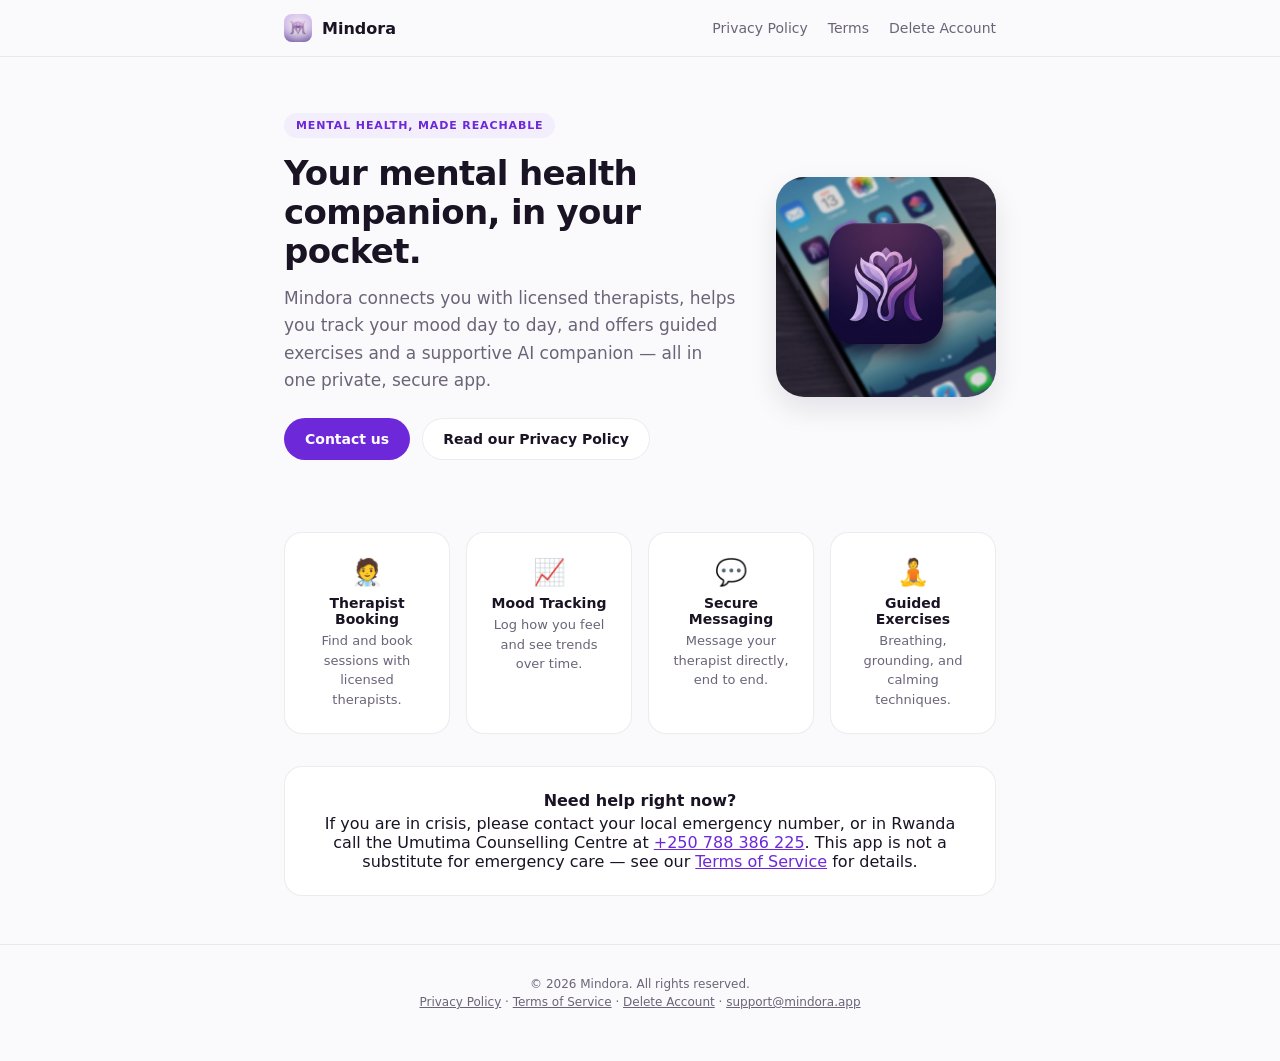
<file: index.html>
<!DOCTYPE html>
<html lang="en">
<head>
<meta charset="UTF-8">
<meta name="viewport" content="width=device-width, initial-scale=1">
<title>Mindora — Your Mental Health Companion</title>
<meta name="description" content="Mindora connects you with licensed therapists, helps you track your mood, and offers guided exercises and support — all in one private, secure app.">
<link rel="icon" type="image/png" href="assets/favicon-32.png">
<link rel="apple-touch-icon" href="assets/apple-touch-icon.png">
<link rel="stylesheet" href="assets/style.css">
</head>
<body>

<nav class="nav">
  <div class="nav-inner">
    <a class="brand" href="index.html"><img src="assets/logo-512.png" alt="Mindora"> Mindora</a>
    <div class="nav-links">
      <a href="privacy-policy.html">Privacy Policy</a>
      <a href="terms-of-service.html">Terms</a>
      <a href="delete-account.html">Delete Account</a>
    </div>
  </div>
</nav>

<main class="wrap">
  <section class="hero">
    <div class="hero-copy">
      <span class="eyebrow">Mental health, made reachable</span>
      <h1>Your mental health companion, in your pocket.</h1>
      <p class="lede">Mindora connects you with licensed therapists, helps you track your mood day to day, and offers guided exercises and a supportive AI companion — all in one private, secure app.</p>
      <div class="btn-row">
        <a class="btn btn-primary" href="mailto:support@mindora.app">Contact us</a>
        <a class="btn btn-secondary" href="privacy-policy.html">Read our Privacy Policy</a>
      </div>
    </div>
    <div class="hero-art">
      <img src="assets/hero-phone.png" alt="The Mindora app icon shown on a phone home screen">
    </div>
  </section>

  <section class="card-grid">
    <div class="card">
      <span class="icon">🧑‍⚕️</span>
      <h3>Therapist Booking</h3>
      <p>Find and book sessions with licensed therapists.</p>
    </div>
    <div class="card">
      <span class="icon">📈</span>
      <h3>Mood Tracking</h3>
      <p>Log how you feel and see trends over time.</p>
    </div>
    <div class="card">
      <span class="icon">💬</span>
      <h3>Secure Messaging</h3>
      <p>Message your therapist directly, end to end.</p>
    </div>
    <div class="card">
      <span class="icon">🧘</span>
      <h3>Guided Exercises</h3>
      <p>Breathing, grounding, and calming techniques.</p>
    </div>
  </section>

  <section class="card" style="text-align:center;">
    <p style="margin:0 0 4px; font-weight:600;">Need help right now?</p>
    <p class="muted" style="margin:0;">If you are in crisis, please contact your local emergency number, or in Rwanda call the Umutima Counselling Centre at <a href="tel:+250788386225">+250 788 386 225</a>. This app is not a substitute for emergency care — see our <a href="terms-of-service.html">Terms of Service</a> for details.</p>
  </section>
</main>

<footer>
  <p>© <span id="year"></span> Mindora. All rights reserved.</p>
  <p><a href="privacy-policy.html">Privacy Policy</a> · <a href="terms-of-service.html">Terms of Service</a> · <a href="delete-account.html">Delete Account</a> · <a href="mailto:support@mindora.app">support@mindora.app</a></p>
</footer>

<script>document.getElementById('year').textContent = new Date().getFullYear();</script>
</body>
</html>
</file>
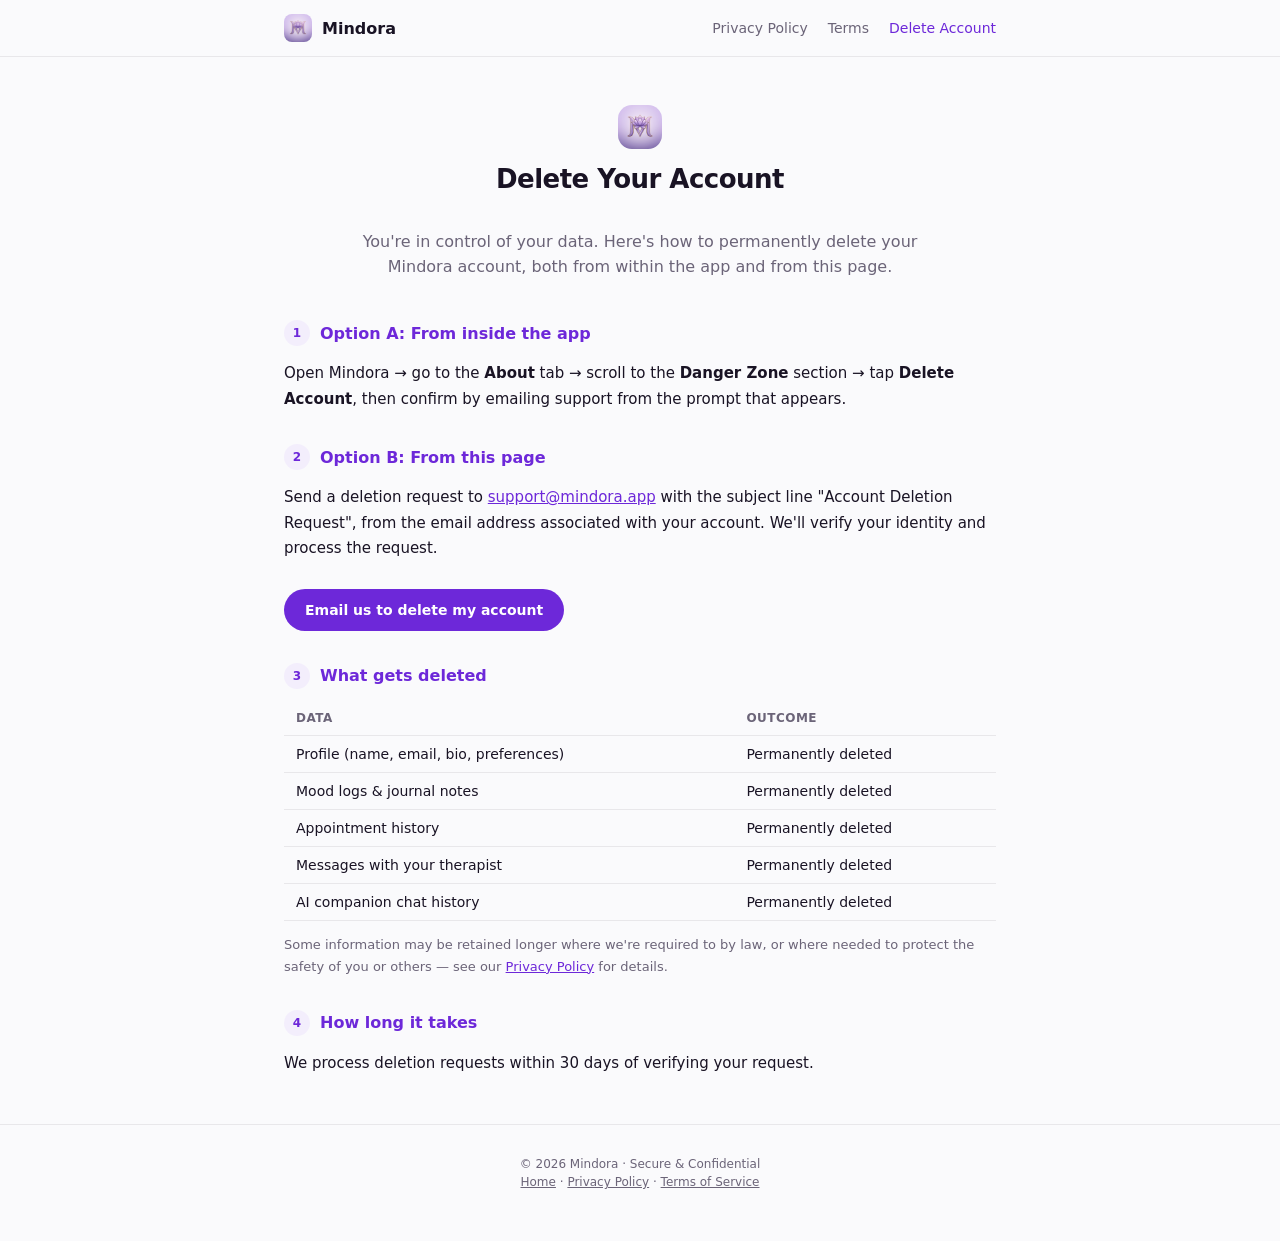
<file: delete-account.html>
<!DOCTYPE html>
<html lang="en">
<head>
<meta charset="UTF-8">
<meta name="viewport" content="width=device-width, initial-scale=1">
<title>Delete Your Account — Mindora</title>
<meta name="description" content="How to request deletion of your Mindora account and data.">
<link rel="icon" type="image/png" href="assets/favicon-32.png">
<link rel="apple-touch-icon" href="assets/apple-touch-icon.png">
<link rel="stylesheet" href="assets/style.css">
</head>
<body>

<nav class="nav">
  <div class="nav-inner">
    <a class="brand" href="index.html"><img src="assets/logo-512.png" alt="Mindora"> Mindora</a>
    <div class="nav-links">
      <a href="privacy-policy.html">Privacy Policy</a>
      <a href="terms-of-service.html">Terms</a>
      <a href="delete-account.html" class="active">Delete Account</a>
    </div>
  </div>
</nav>

<main class="wrap">
  <div class="doc-header">
    <img class="logo-badge" src="assets/logo-512.png" alt="">
    <h1>Delete Your Account</h1>
  </div>

  <p class="intro">You're in control of your data. Here's how to permanently delete your Mindora account, both from within the app and from this page.</p>

  <div class="section">
    <h2><span class="num">1</span> Option A: From inside the app</h2>
    <p>Open Mindora → go to the <strong>About</strong> tab → scroll to the <strong>Danger Zone</strong> section → tap <strong>Delete Account</strong>, then confirm by emailing support from the prompt that appears.</p>
  </div>

  <div class="section">
    <h2><span class="num">2</span> Option B: From this page</h2>
    <p>Send a deletion request to <a href="mailto:support@mindora.app?subject=Account%20Deletion%20Request">support@mindora.app</a> with the subject line "Account Deletion Request", from the email address associated with your account. We'll verify your identity and process the request.</p>
    <a class="btn btn-primary" href="mailto:support@mindora.app?subject=Account%20Deletion%20Request" style="margin-top:12px;">Email us to delete my account</a>
  </div>

  <div class="section">
    <h2><span class="num">3</span> What gets deleted</h2>
    <table class="simple">
      <thead><tr><th>Data</th><th>Outcome</th></tr></thead>
      <tbody>
        <tr><td>Profile (name, email, bio, preferences)</td><td>Permanently deleted</td></tr>
        <tr><td>Mood logs &amp; journal notes</td><td>Permanently deleted</td></tr>
        <tr><td>Appointment history</td><td>Permanently deleted</td></tr>
        <tr><td>Messages with your therapist</td><td>Permanently deleted</td></tr>
        <tr><td>AI companion chat history</td><td>Permanently deleted</td></tr>
      </tbody>
    </table>
    <p class="muted">Some information may be retained longer where we're required to by law, or where needed to protect the safety of you or others — see our <a href="privacy-policy.html">Privacy Policy</a> for details.</p>
  </div>

  <div class="section">
    <h2><span class="num">4</span> How long it takes</h2>
    <p>We process deletion requests within 30 days of verifying your request.</p>
  </div>
</main>

<footer>
  <p>© <span id="year"></span> Mindora · Secure &amp; Confidential</p>
  <p><a href="index.html">Home</a> · <a href="privacy-policy.html">Privacy Policy</a> · <a href="terms-of-service.html">Terms of Service</a></p>
</footer>

<script>document.getElementById('year').textContent = new Date().getFullYear();</script>
</body>
</html>
</file>
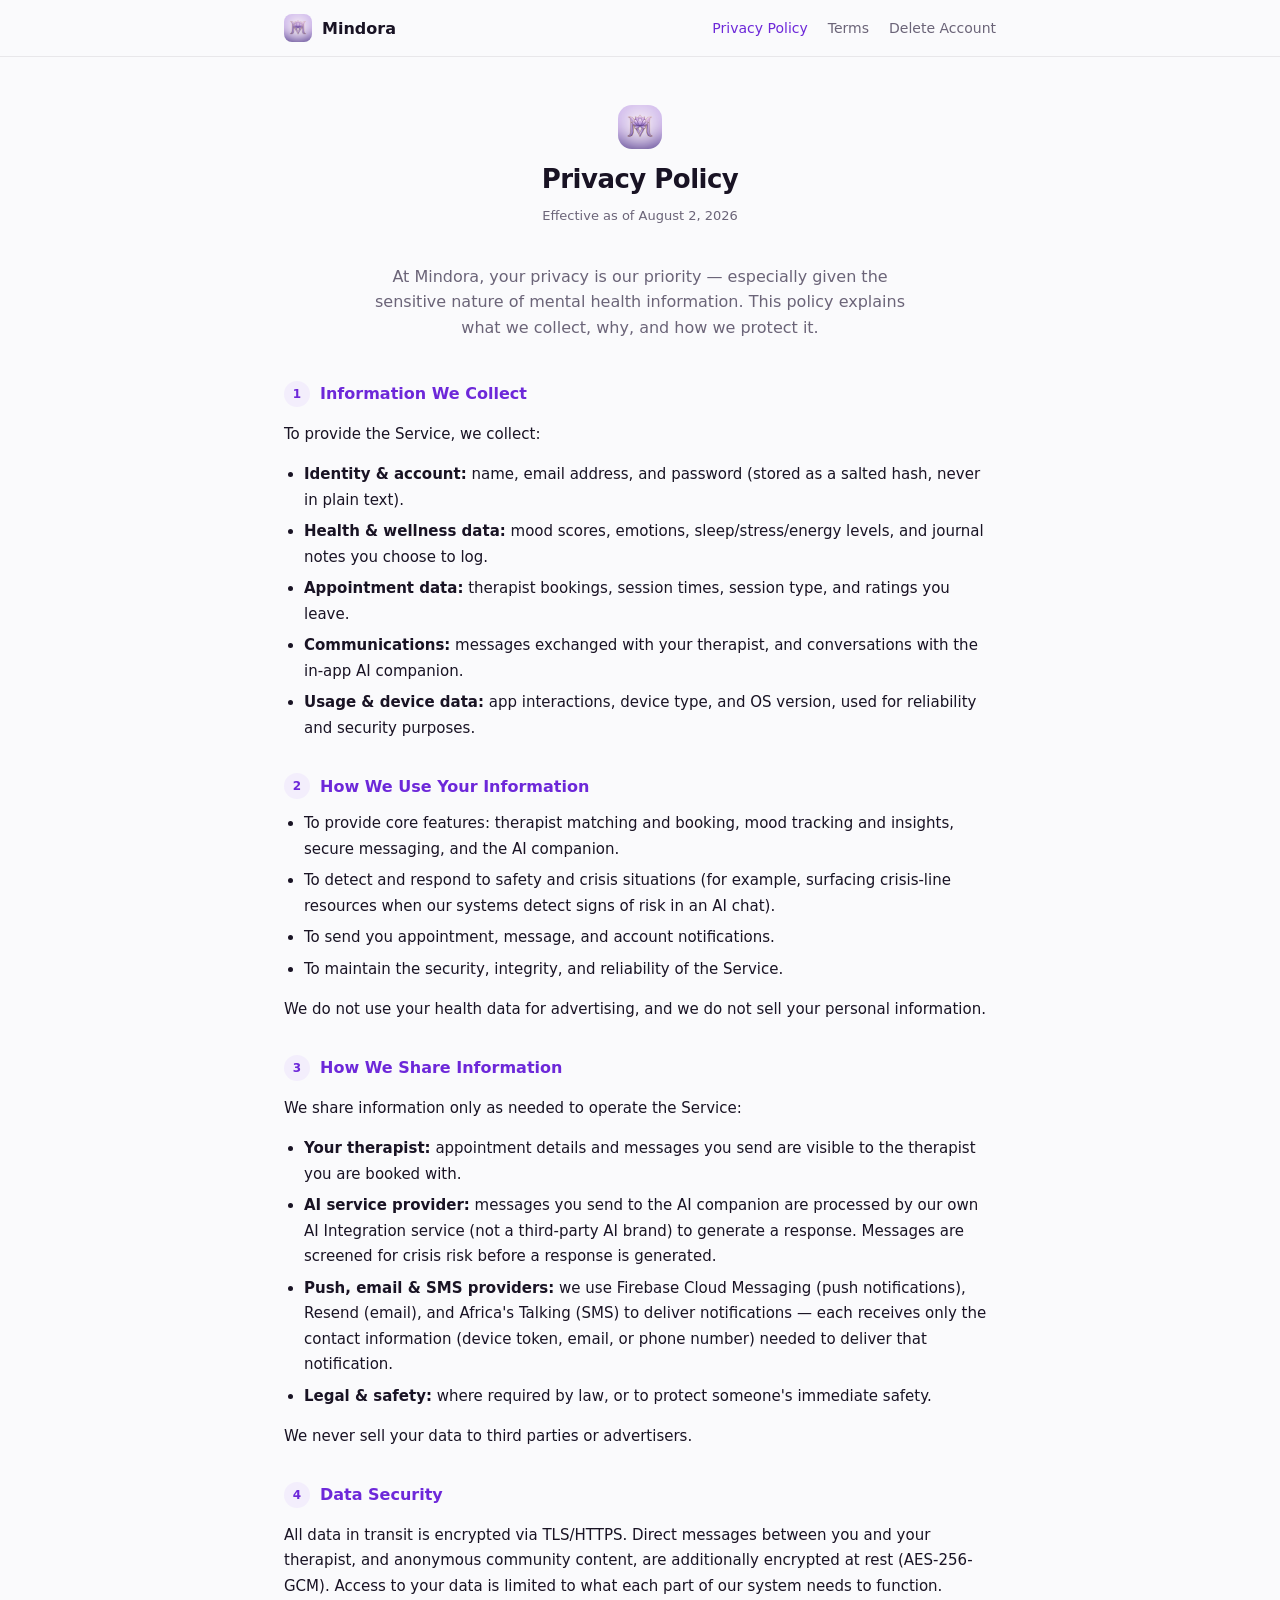
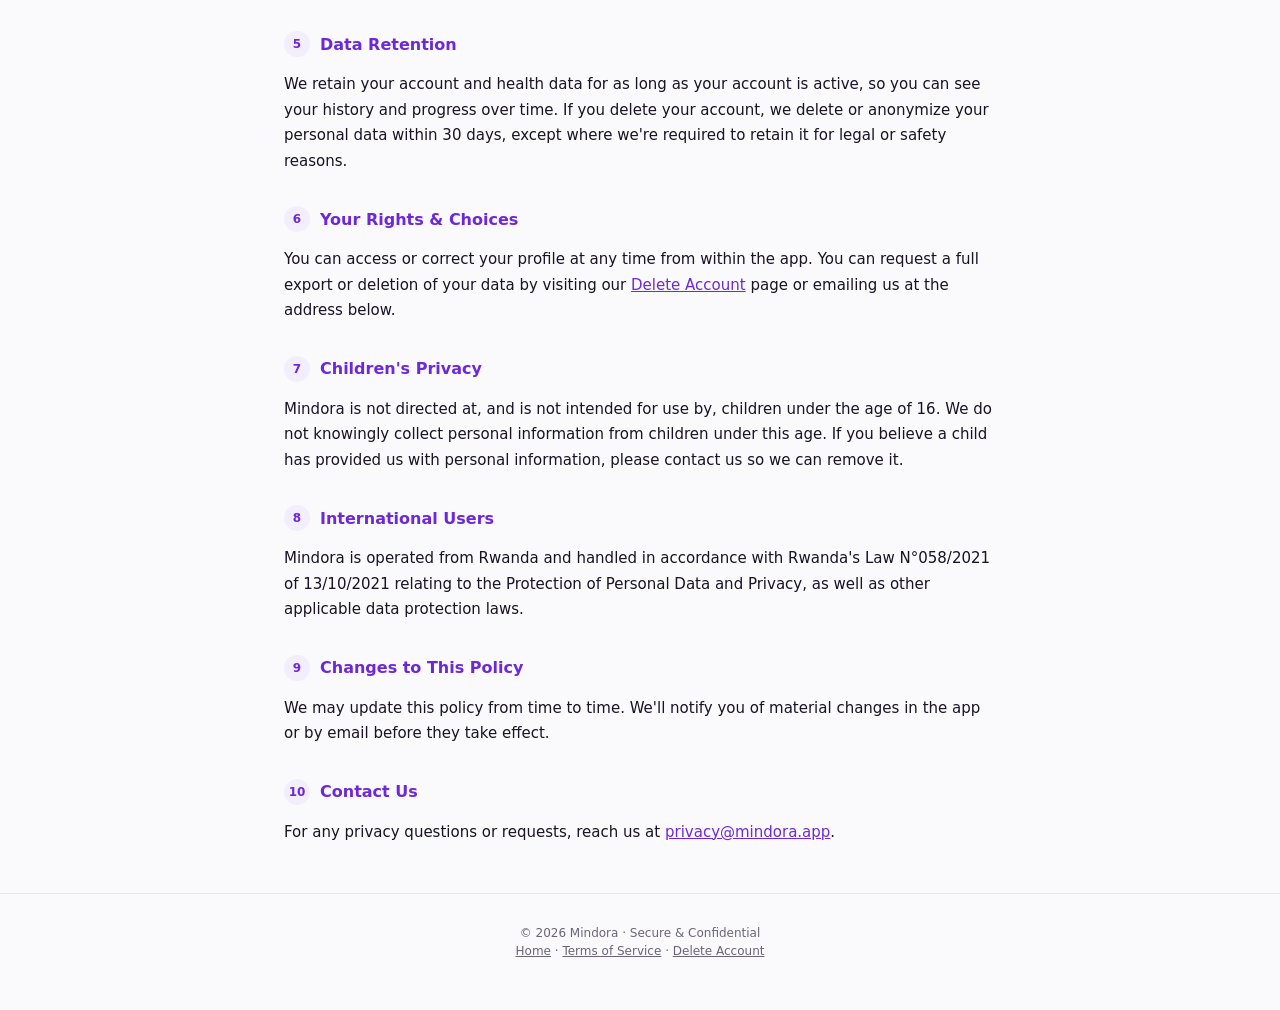
<file: privacy-policy.html>
<!DOCTYPE html>
<html lang="en">
<head>
<meta charset="UTF-8">
<meta name="viewport" content="width=device-width, initial-scale=1">
<title>Privacy Policy — Mindora</title>
<meta name="description" content="How Mindora collects, uses, and protects your personal and health information.">
<link rel="icon" type="image/png" href="assets/favicon-32.png">
<link rel="apple-touch-icon" href="assets/apple-touch-icon.png">
<link rel="stylesheet" href="assets/style.css">
<style>mark { background: var(--tint-soft); color: var(--tint); padding: 1px 6px; border-radius: 6px; font-style: normal; }</style>
</head>
<body>

<nav class="nav">
  <div class="nav-inner">
    <a class="brand" href="index.html"><img src="assets/logo-512.png" alt="Mindora"> Mindora</a>
    <div class="nav-links">
      <a href="privacy-policy.html" class="active">Privacy Policy</a>
      <a href="terms-of-service.html">Terms</a>
      <a href="delete-account.html">Delete Account</a>
    </div>
  </div>
</nav>

<main class="wrap">
  <div class="doc-header">
    <img class="logo-badge" src="assets/logo-512.png" alt="">
    <h1>Privacy Policy</h1>
    <p class="updated">Effective as of August 2, 2026</p>
  </div>

  <p class="intro">At Mindora, your privacy is our priority — especially given the sensitive nature of mental health information. This policy explains what we collect, why, and how we protect it.</p>

  <div class="section">
    <h2><span class="num">1</span> Information We Collect</h2>
    <p>To provide the Service, we collect:</p>
    <ul>
      <li><strong>Identity &amp; account:</strong> name, email address, and password (stored as a salted hash, never in plain text).</li>
      <li><strong>Health &amp; wellness data:</strong> mood scores, emotions, sleep/stress/energy levels, and journal notes you choose to log.</li>
      <li><strong>Appointment data:</strong> therapist bookings, session times, session type, and ratings you leave.</li>
      <li><strong>Communications:</strong> messages exchanged with your therapist, and conversations with the in-app AI companion.</li>
      <li><strong>Usage &amp; device data:</strong> app interactions, device type, and OS version, used for reliability and security purposes.</li>
    </ul>
  </div>

  <div class="section">
    <h2><span class="num">2</span> How We Use Your Information</h2>
    <ul>
      <li>To provide core features: therapist matching and booking, mood tracking and insights, secure messaging, and the AI companion.</li>
      <li>To detect and respond to safety and crisis situations (for example, surfacing crisis-line resources when our systems detect signs of risk in an AI chat).</li>
      <li>To send you appointment, message, and account notifications.</li>
      <li>To maintain the security, integrity, and reliability of the Service.</li>
    </ul>
    <p>We do not use your health data for advertising, and we do not sell your personal information.</p>
  </div>

  <div class="section">
    <h2><span class="num">3</span> How We Share Information</h2>
    <p>We share information only as needed to operate the Service:</p>
    <ul>
      <li><strong>Your therapist:</strong> appointment details and messages you send are visible to the therapist you are booked with.</li>
      <li><strong>AI service provider:</strong> messages you send to the AI companion are processed by our own AI Integration service (not a third-party AI brand) to generate a response. Messages are screened for crisis risk before a response is generated.</li>
      <li><strong>Push, email &amp; SMS providers:</strong> we use Firebase Cloud Messaging (push notifications), Resend (email), and Africa's Talking (SMS) to deliver notifications — each receives only the contact information (device token, email, or phone number) needed to deliver that notification.</li>
      <li><strong>Legal &amp; safety:</strong> where required by law, or to protect someone's immediate safety.</li>
    </ul>
    <p>We never sell your data to third parties or advertisers.</p>
  </div>

  <div class="section">
    <h2><span class="num">4</span> Data Security</h2>
    <p>All data in transit is encrypted via TLS/HTTPS. Direct messages between you and your therapist, and anonymous community content, are additionally encrypted at rest (AES-256-GCM). Access to your data is limited to what each part of our system needs to function.</p>
  </div>

  <div class="section">
    <h2><span class="num">5</span> Data Retention</h2>
    <p>We retain your account and health data for as long as your account is active, so you can see your history and progress over time. If you delete your account, we delete or anonymize your personal data within 30 days, except where we're required to retain it for legal or safety reasons.</p>
  </div>

  <div class="section">
    <h2><span class="num">6</span> Your Rights &amp; Choices</h2>
    <p>You can access or correct your profile at any time from within the app. You can request a full export or deletion of your data by visiting our <a href="delete-account.html">Delete Account</a> page or emailing us at the address below.</p>
  </div>

  <div class="section">
    <h2><span class="num">7</span> Children's Privacy</h2>
    <p>Mindora is not directed at, and is not intended for use by, children under the age of 16. We do not knowingly collect personal information from children under this age. If you believe a child has provided us with personal information, please contact us so we can remove it.</p>
  </div>

  <div class="section">
    <h2><span class="num">8</span> International Users</h2>
    <p>Mindora is operated from Rwanda and handled in accordance with Rwanda's Law N°058/2021 of 13/10/2021 relating to the Protection of Personal Data and Privacy, as well as other applicable data protection laws.</p>
  </div>

  <div class="section">
    <h2><span class="num">9</span> Changes to This Policy</h2>
    <p>We may update this policy from time to time. We'll notify you of material changes in the app or by email before they take effect.</p>
  </div>

  <div class="section">
    <h2><span class="num">10</span> Contact Us</h2>
    <p>For any privacy questions or requests, reach us at <a href="mailto:privacy@mindora.app">privacy@mindora.app</a>.</p>
  </div>
</main>

<footer>
  <p>© <span id="year"></span> Mindora · Secure &amp; Confidential</p>
  <p><a href="index.html">Home</a> · <a href="terms-of-service.html">Terms of Service</a> · <a href="delete-account.html">Delete Account</a></p>
</footer>

<script>document.getElementById('year').textContent = new Date().getFullYear();</script>
</body>
</html>
</file>
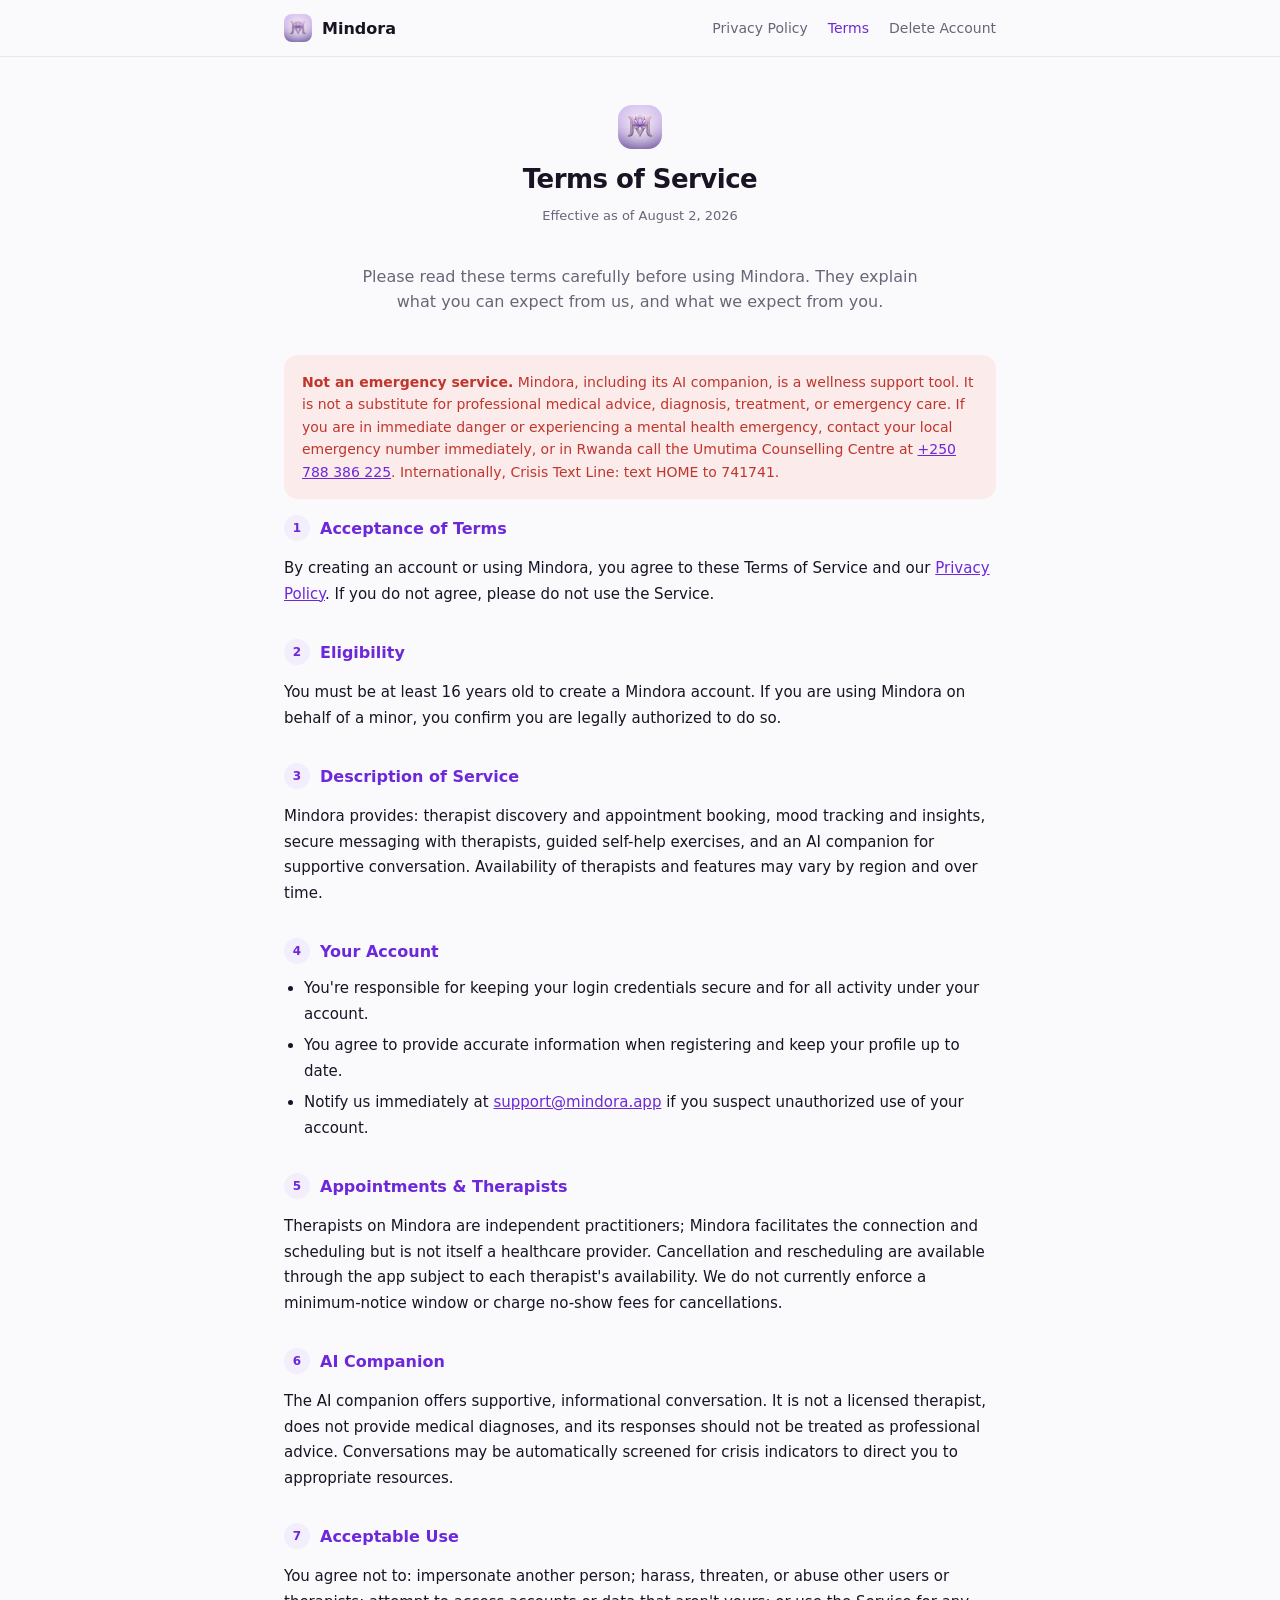
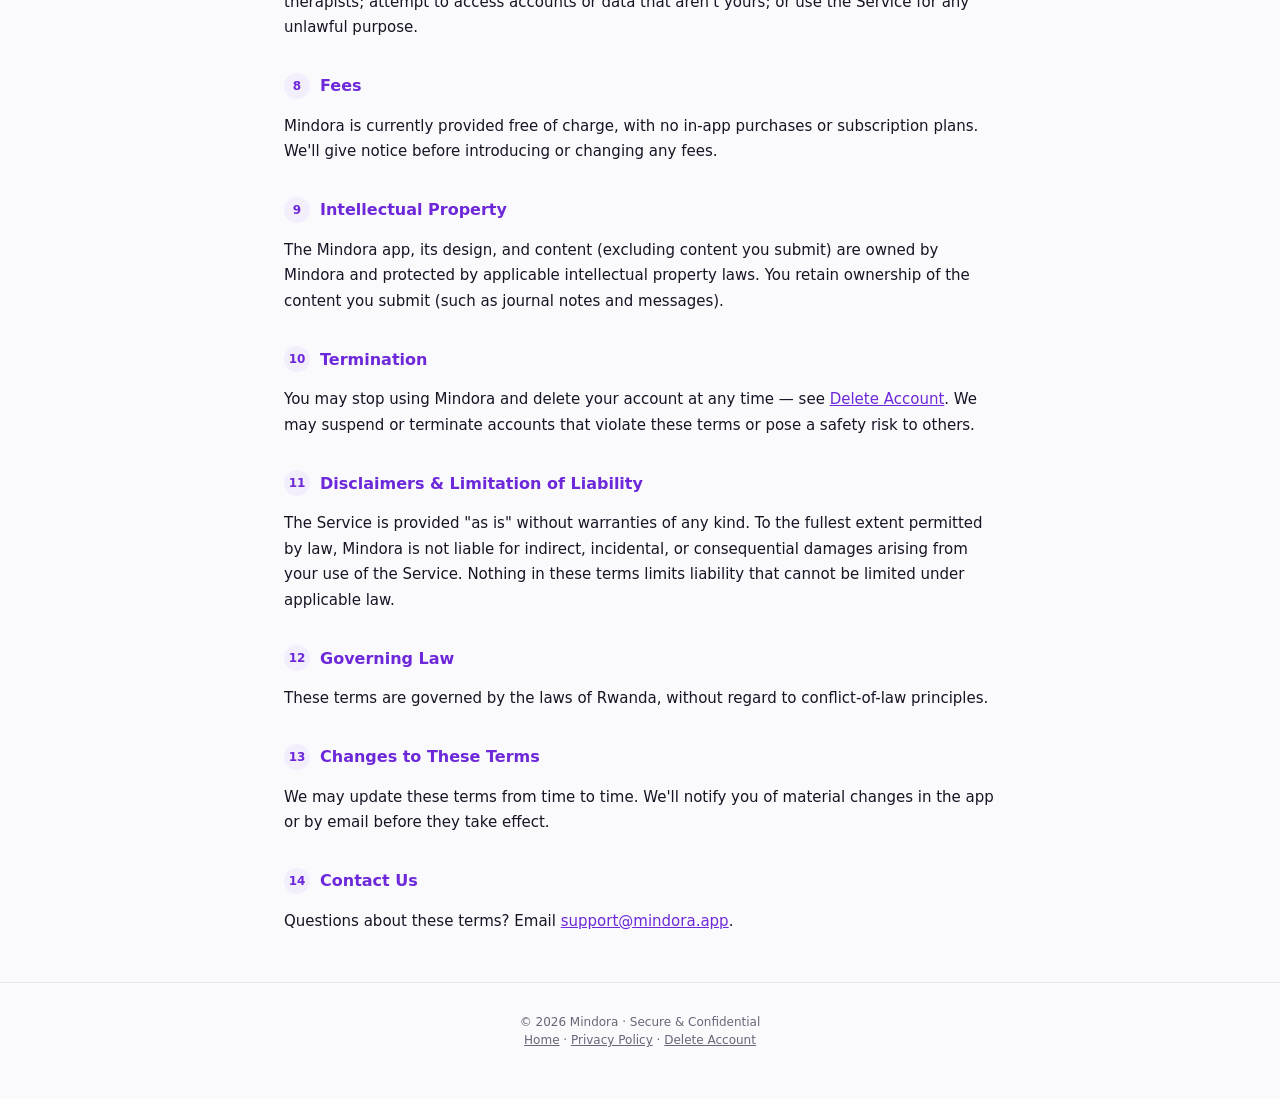
<file: terms-of-service.html>
<!DOCTYPE html>
<html lang="en">
<head>
<meta charset="UTF-8">
<meta name="viewport" content="width=device-width, initial-scale=1">
<title>Terms of Service — Mindora</title>
<meta name="description" content="The terms that govern your use of the Mindora app.">
<link rel="icon" type="image/png" href="assets/favicon-32.png">
<link rel="apple-touch-icon" href="assets/apple-touch-icon.png">
<link rel="stylesheet" href="assets/style.css">
<style>mark { background: var(--tint-soft); color: var(--tint); padding: 1px 6px; border-radius: 6px; font-style: normal; }</style>
</head>
<body>

<nav class="nav">
  <div class="nav-inner">
    <a class="brand" href="index.html"><img src="assets/logo-512.png" alt="Mindora"> Mindora</a>
    <div class="nav-links">
      <a href="privacy-policy.html">Privacy Policy</a>
      <a href="terms-of-service.html" class="active">Terms</a>
      <a href="delete-account.html">Delete Account</a>
    </div>
  </div>
</nav>

<main class="wrap">
  <div class="doc-header">
    <img class="logo-badge" src="assets/logo-512.png" alt="">
    <h1>Terms of Service</h1>
    <p class="updated">Effective as of August 2, 2026</p>
  </div>

  <p class="intro">Please read these terms carefully before using Mindora. They explain what you can expect from us, and what we expect from you.</p>

  <div class="note danger">
    <strong>Not an emergency service.</strong> Mindora, including its AI companion, is a wellness support tool. It is not a substitute for professional medical advice, diagnosis, treatment, or emergency care. If you are in immediate danger or experiencing a mental health emergency, contact your local emergency number immediately, or in Rwanda call the Umutima Counselling Centre at <a href="tel:+250788386225">+250 788 386 225</a>. Internationally, Crisis Text Line: text HOME to 741741.
  </div>

  <div class="section">
    <h2><span class="num">1</span> Acceptance of Terms</h2>
    <p>By creating an account or using Mindora, you agree to these Terms of Service and our <a href="privacy-policy.html">Privacy Policy</a>. If you do not agree, please do not use the Service.</p>
  </div>

  <div class="section">
    <h2><span class="num">2</span> Eligibility</h2>
    <p>You must be at least 16 years old to create a Mindora account. If you are using Mindora on behalf of a minor, you confirm you are legally authorized to do so.</p>
  </div>

  <div class="section">
    <h2><span class="num">3</span> Description of Service</h2>
    <p>Mindora provides: therapist discovery and appointment booking, mood tracking and insights, secure messaging with therapists, guided self-help exercises, and an AI companion for supportive conversation. Availability of therapists and features may vary by region and over time.</p>
  </div>

  <div class="section">
    <h2><span class="num">4</span> Your Account</h2>
    <ul>
      <li>You're responsible for keeping your login credentials secure and for all activity under your account.</li>
      <li>You agree to provide accurate information when registering and keep your profile up to date.</li>
      <li>Notify us immediately at <a href="mailto:support@mindora.app">support@mindora.app</a> if you suspect unauthorized use of your account.</li>
    </ul>
  </div>

  <div class="section">
    <h2><span class="num">5</span> Appointments &amp; Therapists</h2>
    <p>Therapists on Mindora are independent practitioners; Mindora facilitates the connection and scheduling but is not itself a healthcare provider. Cancellation and rescheduling are available through the app subject to each therapist's availability. We do not currently enforce a minimum-notice window or charge no-show fees for cancellations.</p>
  </div>

  <div class="section">
    <h2><span class="num">6</span> AI Companion</h2>
    <p>The AI companion offers supportive, informational conversation. It is not a licensed therapist, does not provide medical diagnoses, and its responses should not be treated as professional advice. Conversations may be automatically screened for crisis indicators to direct you to appropriate resources.</p>
  </div>

  <div class="section">
    <h2><span class="num">7</span> Acceptable Use</h2>
    <p>You agree not to: impersonate another person; harass, threaten, or abuse other users or therapists; attempt to access accounts or data that aren't yours; or use the Service for any unlawful purpose.</p>
  </div>

  <div class="section">
    <h2><span class="num">8</span> Fees</h2>
    <p>Mindora is currently provided free of charge, with no in-app purchases or subscription plans. We'll give notice before introducing or changing any fees.</p>
  </div>

  <div class="section">
    <h2><span class="num">9</span> Intellectual Property</h2>
    <p>The Mindora app, its design, and content (excluding content you submit) are owned by Mindora and protected by applicable intellectual property laws. You retain ownership of the content you submit (such as journal notes and messages).</p>
  </div>

  <div class="section">
    <h2><span class="num">10</span> Termination</h2>
    <p>You may stop using Mindora and delete your account at any time — see <a href="delete-account.html">Delete Account</a>. We may suspend or terminate accounts that violate these terms or pose a safety risk to others.</p>
  </div>

  <div class="section">
    <h2><span class="num">11</span> Disclaimers &amp; Limitation of Liability</h2>
    <p>The Service is provided "as is" without warranties of any kind. To the fullest extent permitted by law, Mindora is not liable for indirect, incidental, or consequential damages arising from your use of the Service. Nothing in these terms limits liability that cannot be limited under applicable law.</p>
  </div>

  <div class="section">
    <h2><span class="num">12</span> Governing Law</h2>
    <p>These terms are governed by the laws of Rwanda, without regard to conflict-of-law principles.</p>
  </div>

  <div class="section">
    <h2><span class="num">13</span> Changes to These Terms</h2>
    <p>We may update these terms from time to time. We'll notify you of material changes in the app or by email before they take effect.</p>
  </div>

  <div class="section">
    <h2><span class="num">14</span> Contact Us</h2>
    <p>Questions about these terms? Email <a href="mailto:support@mindora.app">support@mindora.app</a>.</p>
  </div>
</main>

<footer>
  <p>© <span id="year"></span> Mindora · Secure &amp; Confidential</p>
  <p><a href="index.html">Home</a> · <a href="privacy-policy.html">Privacy Policy</a> · <a href="delete-account.html">Delete Account</a></p>
</footer>

<script>document.getElementById('year').textContent = new Date().getFullYear();</script>
</body>
</html>
</file>
<file: assets/style.css>
/* Mindora public site — shared styles. Tokens mirror constants/theme.ts in the app repo. */

:root {
  --text: #191324;
  --text-muted: #6B6478;
  --bg: #FAFAFC;
  --surface: #FFFFFF;
  --border: rgba(25,19,36,0.08);
  --tint: #6D28D9;
  --tint-pressed: #5B21B6;
  --tint-soft: #F3EEFC;
  --danger: #C0362C;
  --danger-soft: #FBEBEA;
  --radius-md: 14px;
  --radius-lg: 18px;
  --radius-xl: 22px;
  --radius-pill: 999px;
  --shadow: 0 12px 28px rgba(21,14,40,0.10);
  color-scheme: light;
}

:root[data-theme="dark"] {
  --text: #F1EEF7;
  --text-muted: #A79FB5;
  --bg: #0E0B16;
  --surface: #191420;
  --border: rgba(241,238,247,0.09);
  --tint: #B49CF5;
  --tint-pressed: #C9B7F9;
  --tint-soft: rgba(180,156,245,0.14);
  --danger: #E6746A;
  --danger-soft: rgba(230,116,106,0.14);
  --shadow: 0 12px 28px rgba(0,0,0,0.45);
  color-scheme: dark;
}

@media (prefers-color-scheme: dark) {
  :root:not([data-theme="light"]) {
    --text: #F1EEF7;
    --text-muted: #A79FB5;
    --bg: #0E0B16;
    --surface: #191420;
    --border: rgba(241,238,247,0.09);
    --tint: #B49CF5;
    --tint-pressed: #C9B7F9;
    --tint-soft: rgba(180,156,245,0.14);
    --danger: #E6746A;
    --danger-soft: rgba(230,116,106,0.14);
    --shadow: 0 12px 28px rgba(0,0,0,0.45);
    color-scheme: dark;
  }
}

* { box-sizing: border-box; }

html, body {
  margin: 0;
  padding: 0;
  background: var(--bg);
  color: var(--text);
  font-family: system-ui, -apple-system, BlinkMacSystemFont, 'Segoe UI', Roboto, Helvetica, Arial, sans-serif;
  -webkit-font-smoothing: antialiased;
  overflow-x: hidden;
}

a { color: var(--tint); }

.wrap {
  max-width: 760px;
  margin: 0 auto;
  padding: 0 24px;
}

/* ── Nav ───────────────────────────────────────────────────────────── */
.nav {
  border-bottom: 1px solid var(--border);
  background: var(--bg);
  position: sticky;
  top: 0;
  z-index: 10;
}
.nav-inner {
  max-width: 760px;
  margin: 0 auto;
  padding: 14px 24px;
  display: flex;
  align-items: center;
  justify-content: space-between;
  gap: 16px;
}
.brand {
  display: flex;
  align-items: center;
  gap: 10px;
  text-decoration: none;
  color: var(--text);
  font-weight: 700;
  font-size: 16px;
}
.brand img { width: 28px; height: 28px; border-radius: 8px; display: block; }
.nav-links { display: flex; gap: 20px; flex-wrap: wrap; }
.nav-links a {
  color: var(--text-muted);
  text-decoration: none;
  font-size: 14px;
  font-weight: 500;
}
.nav-links a:hover, .nav-links a.active { color: var(--tint); }

/* ── Hero (index only) ────────────────────────────────────────────── */
.hero {
  padding: 56px 0 40px;
  display: flex;
  align-items: center;
  gap: 40px;
  flex-wrap: wrap;
}
.hero-copy { flex: 1 1 320px; min-width: 280px; }
.hero-art { flex: 0 0 220px; }
.hero-art img {
  width: 220px;
  max-width: 100%;
  border-radius: 28px;
  box-shadow: var(--shadow);
  display: block;
}
.eyebrow {
  display: inline-block;
  font-size: 11px;
  font-weight: 700;
  letter-spacing: 0.08em;
  text-transform: uppercase;
  color: var(--tint);
  background: var(--tint-soft);
  padding: 6px 12px;
  border-radius: var(--radius-pill);
  margin-bottom: 16px;
}
h1 { font-size: 34px; line-height: 1.15; letter-spacing: -0.02em; margin: 0 0 14px; }
.lede { font-size: 17px; line-height: 1.6; color: var(--text-muted); margin: 0 0 24px; max-width: 46ch; }

.btn-row { display: flex; gap: 12px; flex-wrap: wrap; }
.btn {
  display: inline-flex;
  align-items: center;
  gap: 8px;
  padding: 12px 20px;
  border-radius: var(--radius-pill);
  font-weight: 600;
  font-size: 14px;
  text-decoration: none;
  border: 1px solid transparent;
}
.btn-primary { background: var(--tint); color: #fff; }
.btn-primary:hover { background: var(--tint-pressed); }
.btn-secondary { background: var(--surface); color: var(--text); border-color: var(--border); }

/* ── Content cards / sections ─────────────────────────────────────── */
.card {
  background: var(--surface);
  border: 1px solid var(--border);
  border-radius: var(--radius-lg);
  padding: 24px;
  margin-bottom: 20px;
}
.card-grid { display: grid; grid-template-columns: repeat(auto-fit, minmax(160px, 1fr)); gap: 16px; margin: 32px 0; }
.card-grid .card { margin-bottom: 0; text-align: center; }
.card-grid .icon { font-size: 26px; margin-bottom: 8px; display: block; }
.card-grid h3 { font-size: 14px; margin: 0 0 4px; }
.card-grid p { font-size: 13px; color: var(--text-muted); margin: 0; line-height: 1.5; }

/* ── Legal doc layout ──────────────────────────────────────────────── */
.doc-header { padding: 48px 0 8px; text-align: center; }
.doc-header .logo-badge {
  width: 44px; height: 44px; border-radius: 14px;
  margin: 0 auto 16px;
  display: block;
}
.doc-header h1 { font-size: 26px; margin-bottom: 6px; }
.updated { font-size: 13px; color: var(--text-muted); }
.intro { text-align: center; color: var(--text-muted); line-height: 1.6; max-width: 56ch; margin: 20px auto 40px; }

.section { margin-bottom: 32px; }
.section h2 {
  font-size: 16px;
  display: flex;
  align-items: center;
  gap: 10px;
  color: var(--tint);
  margin-bottom: 12px;
}
.section h2 .num {
  width: 26px; height: 26px; border-radius: 50%;
  background: var(--tint-soft);
  color: var(--tint);
  font-size: 12px;
  display: inline-flex; align-items: center; justify-content: center;
  flex-shrink: 0;
}
.section p, .section li { line-height: 1.7; font-size: 15px; color: var(--text); }
.section ul { padding-left: 20px; margin: 8px 0; }
.section li { margin-bottom: 6px; }
.section .muted { color: var(--text-muted); font-size: 13px; }

.note {
  background: var(--tint-soft);
  border-radius: var(--radius-md);
  padding: 16px 18px;
  font-size: 14px;
  line-height: 1.6;
  margin: 16px 0;
}
.note.danger { background: var(--danger-soft); color: var(--danger); }

table.simple { width: 100%; border-collapse: collapse; margin: 12px 0; font-size: 14px; }
table.simple th, table.simple td { text-align: left; padding: 10px 12px; border-bottom: 1px solid var(--border); }
table.simple th { color: var(--text-muted); font-weight: 600; font-size: 12px; text-transform: uppercase; letter-spacing: 0.04em; }

/* ── Footer ────────────────────────────────────────────────────────── */
footer {
  border-top: 1px solid var(--border);
  margin-top: 48px;
  padding: 28px 0 48px;
  text-align: center;
}
footer p { font-size: 12px; color: var(--text-muted); margin: 4px 0; }
footer a { color: var(--text-muted); }

@media (max-width: 560px) {
  h1 { font-size: 28px; }
  .hero { padding-top: 36px; }
}
</file>
